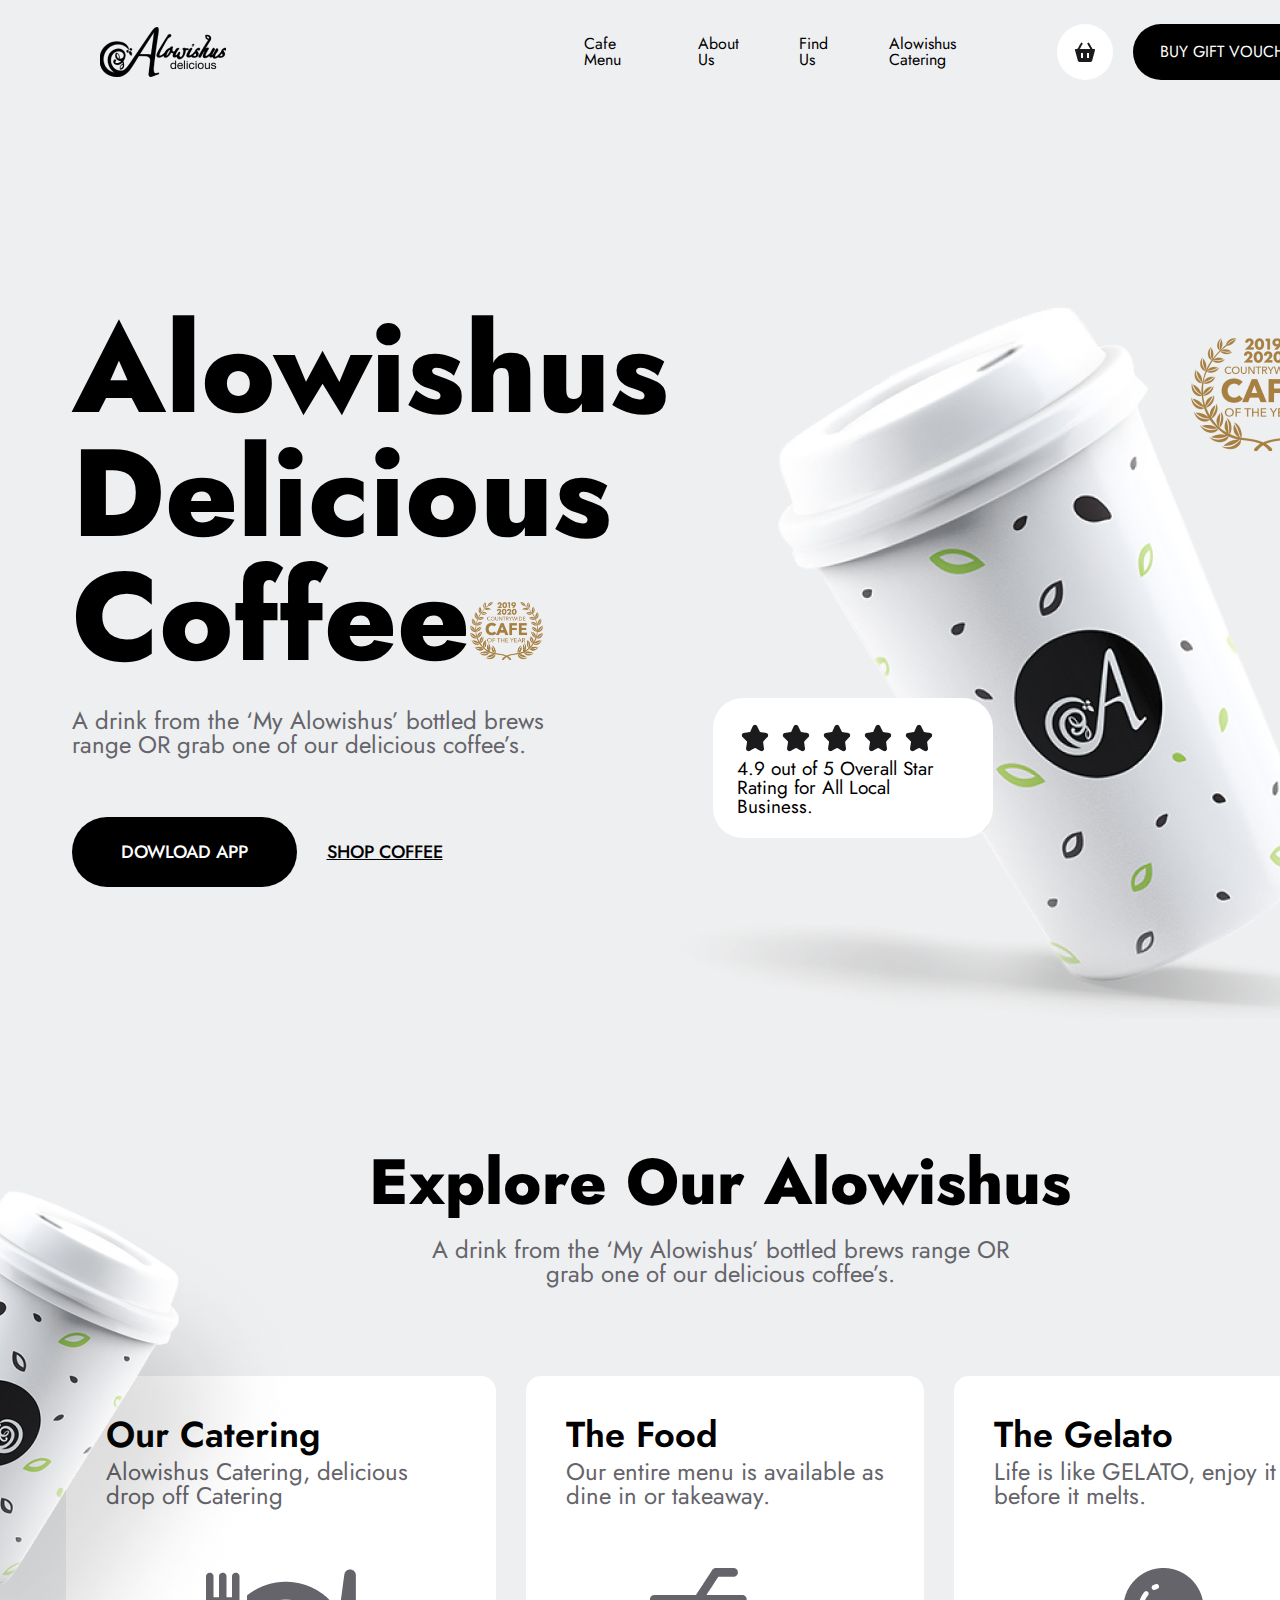
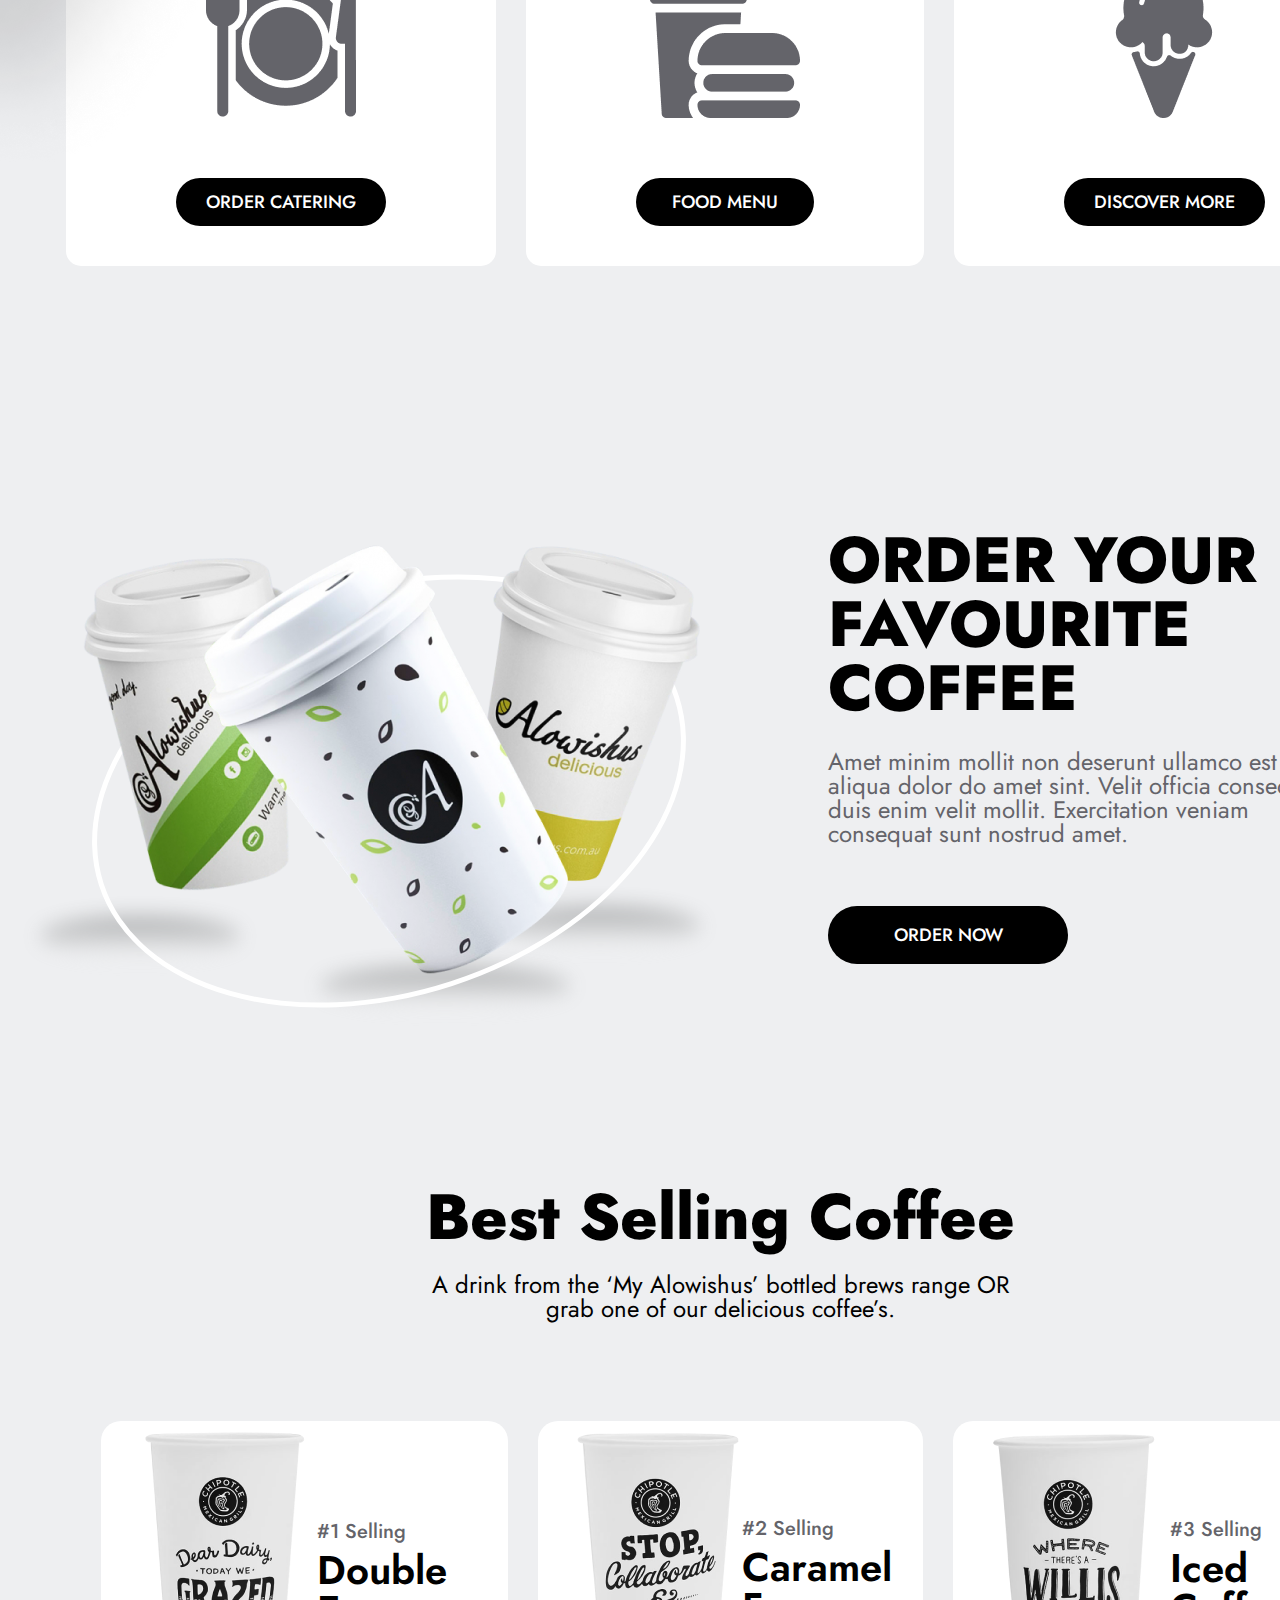
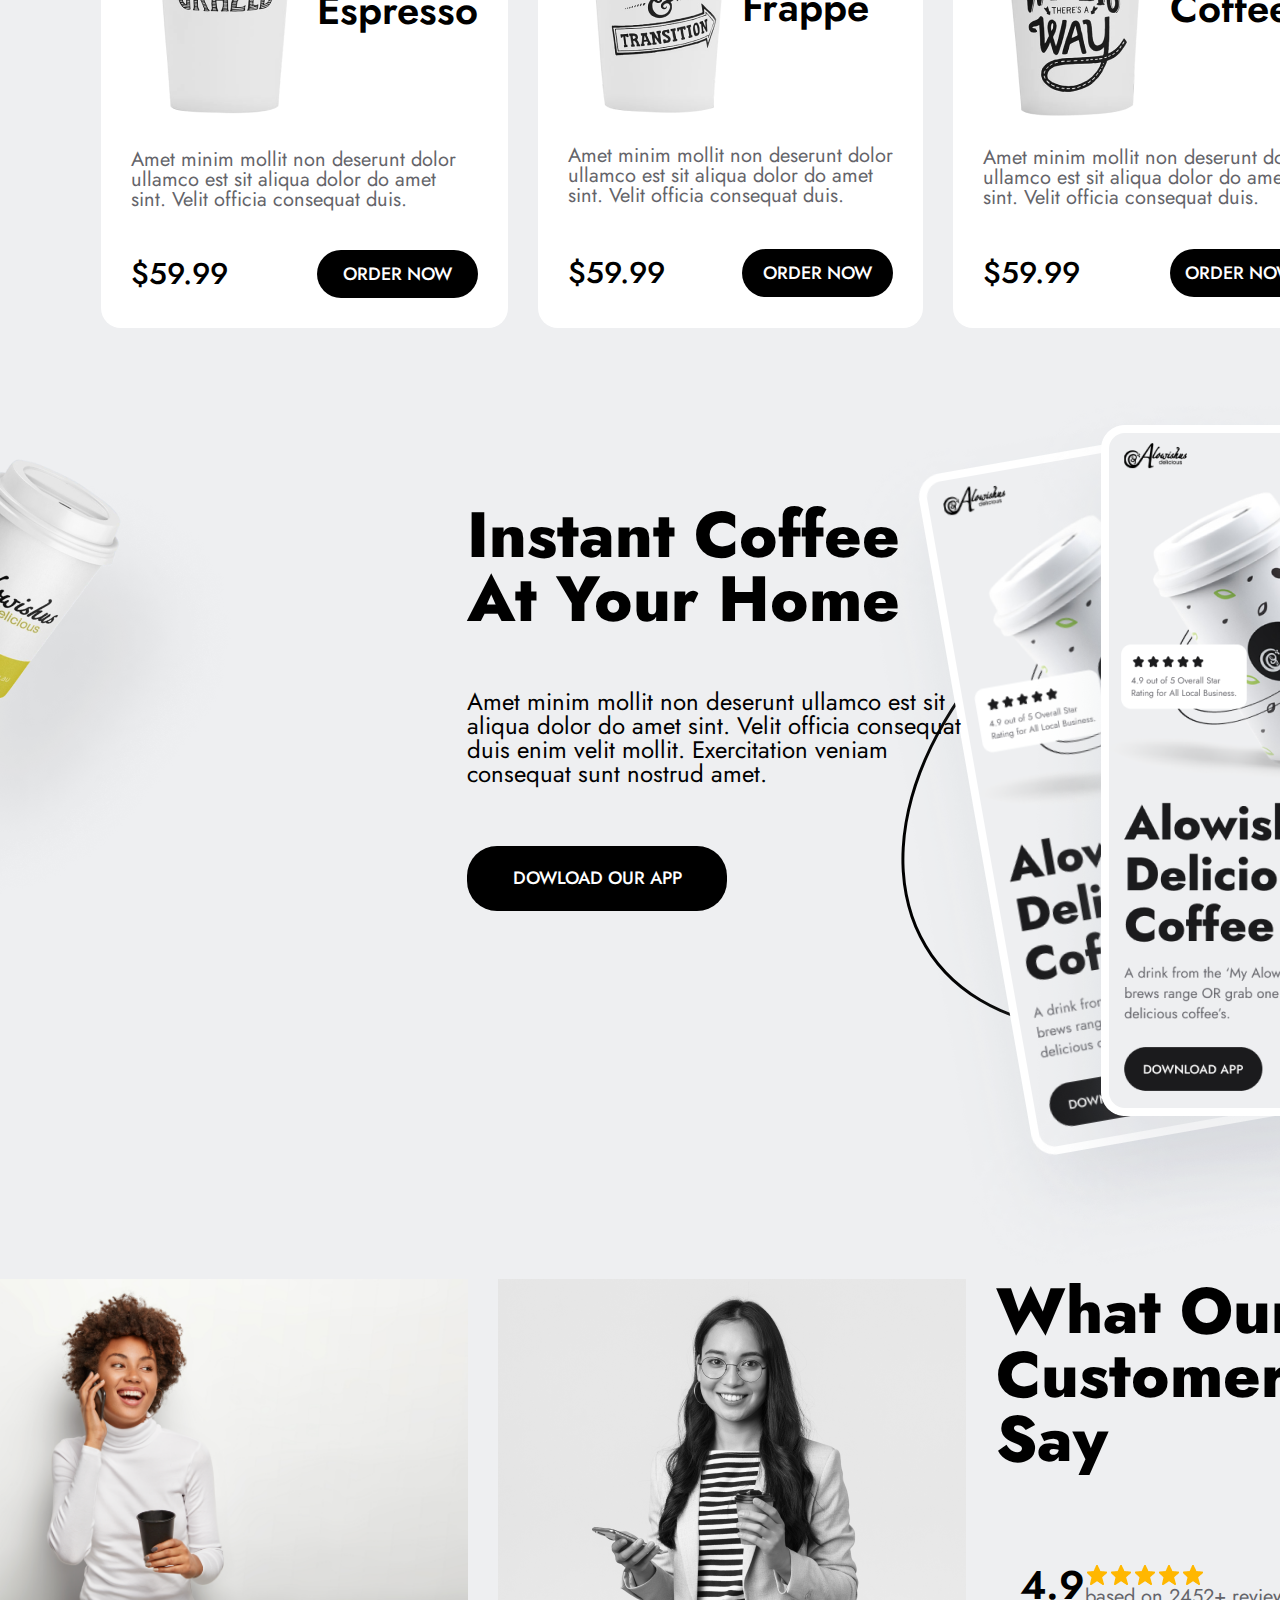
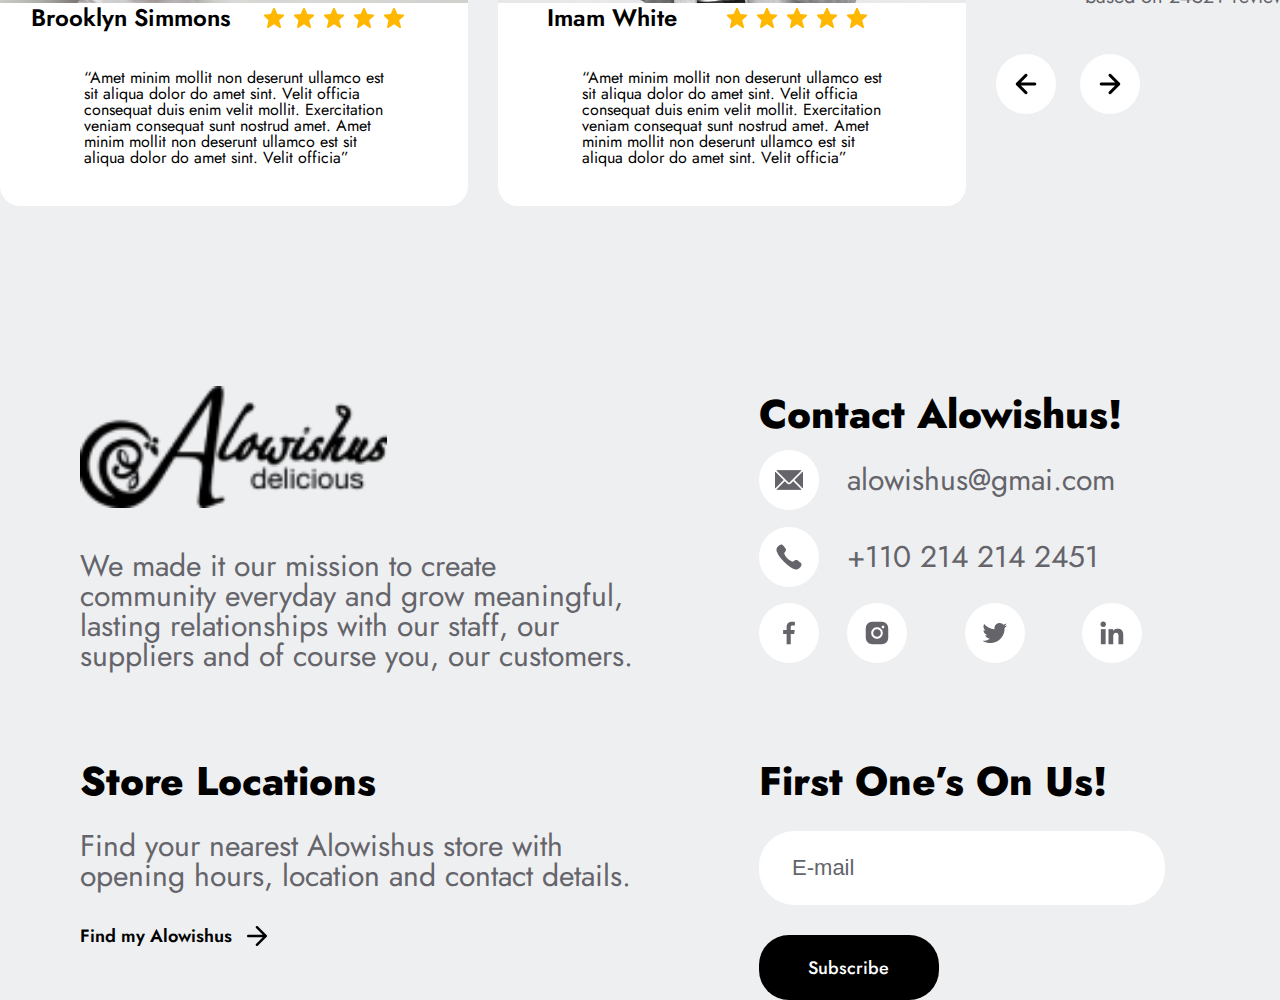
<file: index.html>
<!DOCTYPE html>
<html lang="en">

<head>
  <meta charset="UTF-8" />
  <meta name="viewport" content="width=device-width, initial-scale=1.0" />
  <title>Document</title>
  <link rel="preconnect" href="https://fonts.googleapis.com" />
  <link rel="preconnect" href="https://fonts.gstatic.com" crossorigin />
  <link <link href="https://fonts.googleapis.com/css2?family=Jost:wght@100;300;400;500;700;900&display=swap"
    rel="stylesheet" />
  <link rel="stylesheet" href="reset.css" />
  <link rel="stylesheet" href="style.css" />
</head>

<body>
  <div class="container-1">
    <div class="header">
      <img src="img/image 2.png" alt="" class="logo" />
      <ul class="menu-list">
        <li class="item"><a href="#" class="menu-link">Cafe Menu</a></li>
        <li class="item"><a href="#" class="menu-link">About Us</a></li>
        <li class="item"><a href="#" class="menu-link">Find Us</a></li>
        <li class="item">
          <a href="#" class="menu-link">Alowishus Catering</a>
        </li>

      </ul>
      <div class="cart"><img src="img/bxs-basket 1.png" alt="image"></div>
      <div class="voucher">BUY GIFT VOUCHERS</div>
    </div>
    <div class="content">
      <div class="left-content">
        <div class="first-content">
          <div class="first-text">Alowishus<br>
            Delicious<br>
            Coffee<img src="img/image 3.png" alt="image" class="logo-1"></div>
          <div class="last-text">A drink from the ‘My Alowishus’ bottled brews<br> range OR grab one of our delicious
            coffee’s.
          </div>
        </div>
        <div class="last-content">
          <div class="dowload">DOWLOAD APP</div>
          <div class="shop-coffee">SHOP COFFEE</div>
        </div>
      </div>
      <div class="right-content">
        <div class="rate">
          <div class="star">
            <img src="img/Слой 2.png" alt="img">
            <img src="img/Слой 2.png" alt="img">
            <img src="img/Слой 2.png" alt="img">
            <img src="img/Слой 2.png" alt="img">
            <img src="img/Слой 2.png" alt="img">
          </div>
          <div class="content-1">4.9 out of 5 Overall Star<br> Rating for All Local Business.</div>
        </div>
        <img src="img/alowishus-coffee 5.png" alt="image" class="image-1">
        <img src="img/image 3.png" alt="image" class="image-2">
      </div>
    </div>
  </div>
  <div class="container-2">
    <div class="content-2">
      <div class="content-2-1">Explore Our Alowishus</div>
      <div class="content-2-2">A drink from the ‘My Alowishus’ bottled brews range OR<br> grab one of our delicious
        coffee’s.</div>
      <div class="content-2-3">
        <div class="category-1">
          <div class="content-2-4">Our Catering</div>
          <div class="content-2-5">Alowishus Catering, delicious<br> drop off Catering</div>
          <div class="image-2-6"><img src="img/food.png" alt="img"></div>
          <div class="btn-2-7">ORDER CATERING</div>
        </div>
        <div class="category-2">
          <div class="content-2-8">The Food</div>
          <div class="text-2-9">Our entire menu is available as<br> dine in or takeaway.</div>
          <div class="image-2-10"><img src="img/fast-food.png" alt="img"></div>
          <div class="btn-2-11"><b>FOOD MENU</b></div>
        </div>
        <div class="category-3">
          <div class="content-2-12">The Gelato</div>
          <div class="content-2-13">Life is like GELATO, enjoy it<br> before it melts.</div>
          <div class="image-2-14"><img src="img/ice-cream.png" alt="img"></div>
          <div class="btn-2-15"><b>DISCOVER MORE</b></div>
        </div>
      </div>
    </div>
    <div class="image"><img src="img/24 1.png" alt="image"></div>
  </div>
  <div class="container-3">
    <div class="container-3-image">
      <img src="img/13.png" alt="image">
      <div class="esclipse-1"></div>
      <div class="esclipse-2"></div>
      <div class="esclipse-3"></div>
      <div class="esclipse-4"></div>
    </div>
    <div class="container-3-content">
      <div class="container-3-content-1">ORDER YOUR FAVOURITE COFFEE</div>
      <div class="container-3-content-2">Amet minim mollit non deserunt ullamco est sit<br>
        aliqua dolor do amet sint. Velit officia consequat<br> duis enim velit
        mollit. Exercitation veniam<br> consequat sunt nostrud amet.</div>
      <div class="container-3-button">ORDER NOW</div>
    </div>
  </div>
  <div class="container-4">
    <div class="container-4-first">Best Selling Coffee</div>
    <div class="container-4-mid">A drink from the ‘My Alowishus’ bottled brews range OR<br> grab one of our delicious
      coffee’s.</div>
    <div class="container-4-last">
      <div class="container-4-last-first">
        <div class="container-4-last-first-1">
          <img src="img/2.png" alt="img">
        </div>
        <div class="container-4-last-first-2">#1 Selling</div>
        <div class="container-4-last-first-3"">Double<br>
          Espresso</div>
        <div class=" container-4-last-first-4">Amet minim mollit non deserunt dolor<br> ullamco est sit aliqua dolor do
          amet<br> sint. Velit officia
          consequat duis.</div>
        <div class="container-4-last-first-5">$59.99</div>
        <div class="container-4-last-first-6">ORDER NOW</div>
      </div>
      <div class="container-4-last-mid">
        <div class="container-4-last-mid-1"><img src="img/3.png" alt="image"></div>
        <div class="container-4-last-mid-2">#2 Selling</div>
        <div class="container-4-last-mid-3">Caramel<br>
          Frappe</div>
        <div class="container-4-last-mid-4">Amet minim mollit non deserunt dolor<br> ullamco est sit aliqua dolor do
          amet<br> sint. Velit officia
          consequat duis.</div>
        <div class="container-4-last-mid-5">$59.99</div>
        <div class="container-4-last-mid-6">ORDER NOW</div>
      </div>
      <div class="container-4-last-last">
        <div class="container-4-last-last-1"><img src="img/1.png" alt=""></div>
        <div class="container-4-last-last-2">#3 Selling</div>
        <div class="container-4-last-last-3">Iced<br>
          Coffee</div>
        <div class="container-4-last-last-4">Amet minim mollit non deserunt dolor<br> ullamco est sit aliqua dolor do
          amet<br> sint. Velit officia
          consequat duis.</div>
        <div class="container-4-last-last-5">$59.99</div>
        <div class="container-4-last-last-6">ORDER NOW</div>
      </div>
    </div>
  </div>
  </div>
  <div class="container-5">
    <div class="container-5-left"><img src="img/26.png" alt="image" class=""></div>
    <div class="container-5-mid-1">Instant Coffee<br> At Your Home</div>
    <div class="container-5-mid-2">Amet minim mollit non deserunt ullamco est sit<br> aliqua dolor do amet sint. Velit
      officia consequat<br> duis enim velit
      mollit. Exercitation veniam<br> consequat sunt nostrud amet.</div>
    <div class="container-5-mid-3">DOWLOAD OUR APP</div>
    <div class="container-5-last">
      <div class="container-5-last-1"><img src="img/Mobile 2.png" alt="image"></div>
      <div class="container-5-last-2"><img src="img/Mobile 2.png" alt="image"></div>
      <div class="container-5-last-3"></div>
    </div>
  </div>
  <div class="container-6">
    <div class="container-6-left">
      <div class="container-6-left-1"><img src="img/798d4c132d7ff09c7442b9215425fb63.jpg" alt="image"></div>
      <div class="container-6-left-2">Brooklyn Simmons</div>
      <div class="container-6-left-3">
        <img src="img/bxs-star 2.png" alt="image">
        <img src="img/bxs-star 2.png" alt="image">
        <img src="img/bxs-star 2.png" alt="image">
        <img src="img/bxs-star 2.png" alt="image">
        <img src="img/bxs-star 2.png" alt="image">
      </div>
      <div class="container-6-left-4">“Amet minim mollit non deserunt ullamco est<br> sit aliqua dolor do amet sint.
        Velit officia<br> consequat
        duis enim velit
        mollit. Exercitation<br> veniam consequat sunt nostrud amet. Amet<br> minim mollit non deserunt ullamco est
        sit<br> aliqua dolor do
        amet sint. Velit officia”</div>
    </div>
    <div class="container-6-mid">
      <div class="container-6-mid-1"><img
          src="img/business-finance-employment-female-successful-entrepreneurs-concept-professional-asian-businesswoman-glasses-having-lunch-drinking-takeaway-coffee-using-mobile-phone.png"
          alt="image"></div>
      <div class="container-6-mid-2">Imam White</div>
      <div class="container-6-mid-3">
        <img src="img/bxs-star 2.png" alt="image">
        <img src="img/bxs-star 2.png" alt="image">
        <img src="img/bxs-star 2.png" alt="image">
        <img src="img/bxs-star 2.png" alt="image">
        <img src="img/bxs-star 2.png" alt="image">
      </div>
      <div class="container-6-mid-4">“Amet minim mollit non deserunt ullamco est<br> sit aliqua dolor do amet sint.
        Velit
        officia<br> consequat
        duis enim velit
        mollit. Exercitation<br> veniam consequat sunt nostrud amet. Amet<br> minim mollit non deserunt ullamco est
        sit<br> aliqua dolor do
        amet sint. Velit officia”</div>
    </div>
    <div class="container-6-right">
      <div class="container-6-right-1">What Our<br> Customers Say</div>
      <div class="container-6-right-2">4.9</div>
      <div class="container-6-right-3">
        <img src="img/bxs-star 2.png" alt="image">
        <img src="img/bxs-star 2.png" alt="image">
        <img src="img/bxs-star 2.png" alt="image">
        <img src="img/bxs-star 2.png" alt="image">
        <img src="img/bxs-star 2.png" alt="image">
      </div>
      <div class="container-6-right-4">based on 2452+ reviews</div>
      <div class="container-6-right-5">
        <div class="container-6-right-5-left"><img src="img/arrow-right 1.png" alt="image"></div>
        <div class="container-6-right-5-right"><img src="img/arrow-right 1 (1).png" alt="image">
        </div>
      </div>
    </div>
  </div>
  <div class="container-7">
    <div class="container-7-left-up">
      <div class="container-7-left-up-1"><img src="img/image 2.png" alt="image"></div>
      <div class="container-7-left-up-2">We made it our mission to create<br> community everyday and grow
        meaningful,<br> lasting relationships with our staff, our<br>
        suppliers and of course you, our customers.</div>
    </div>
    <div class="container-7-right-up">
      <div class="container-7-right-up-1">Contact Alowishus!</div>
      <div class="container-7-right-up-2"><img src="img/email 1.png" alt="image"></div>
      <div class="container-7-right-up-3">alowishus@gmai.com</div>
      <div class="container-7-right-up-4"><img src="img/Call 1.png" alt="image"></div>
      <div class="container-7-right-up-5">+110 214 214 2451</div>
      <div class="container-7-right-up-6"><img src="img/bxl-facebook 1.png" alt="image"></div>
      <div class="container-7-right-up-7"><img src="img/bxl-instagram-alt 1.png" alt="image"></div>
      <div class="container-7-right-up-8"><img src="img/bxl-twitter 1.png" alt="image"></div>
      <div class="container-7-right-up-9"><img src="img/bxl-linkedin 1.png" alt="image"></div>
    </div>
    <div class="container-7-left-down">
      <div class="container-7-left-down-1">Store Locations</div>
      <div class="container-7-left-down-2">Find your nearest Alowishus store with<br> opening hours, location and
        contact details.</div>
      <div class="container-7-left-down-3">Find my Alowishus &nbsp<img src="img/arrow-right 1 (2).png" alt="image">
      </div>
    </div>
    <div class="container-7-right-down">
      <div class="container-7-right-down-1">First One’s On Us!</div>
      <input class="container-7-right-down-2" value="&nbsp &nbsp  E-mail"><br>
      <div class="container-7-right-down-3">Subscribe</div>
    </div>
  </div>
</body>

</html>
</file>
<file: style.css>
body {
    background-color: #EEEFF1;
    font-family: 'Jost', sans-serif;
}

.container-1 {
    width: 100%;
    min-width: 1440px;
    margin: 0 auto;
    display: flex;
    flex-direction: column;
    justify-content: center;

}

.header {
    display: flex;
    align-items: center;
    padding: 24px 100px;
    justify-content: center;
}

.menu-list {
    display: flex;
    margin-left: 358px;
    margin-right: 40px;
    gap: 40px;
    justify-content: space-between;

}

.menu-link {
    text-decoration: none;
    color: black;
}

.menu-link:hover {
    opacity: 0.7;
}

.cart {
    width: 56px;
    height: 56px;
    border-radius: 50%;
    background-color: white;
    display: flex;
    align-items: center;
    justify-content: center;
    margin-right: 20px;
    cursor: pointer;
}

.cart:hover {
    background-color: darkgray;
}

.voucher {
    width: 208px;
    height: 56px;
    background-color: black;
    color: white;
    border-radius: 60px;
    display: flex;
    align-items: center;
    justify-content: center;
    cursor: pointer;
}

.voucher:hover {
    background-color: white;
    color: black;
}

.content {
    padding: 203px 100px 131px 100px;
    display: flex;
    justify-content: center;

}

.left-content {
    display: flex;
    flex-direction: column;
    justify-content: flex-start;
}

.right-content {
    display: flex;
    position: relative;
}

.rate {
    display: flex;
    flex-direction: column;
    justify-content: center;
    width: 280px;
    height: 140px;
    padding: 20px 24px;
    border-radius: 30px;
    background-color: white;
    box-sizing: border-box;
    position: absolute;
    left: 44px;
    bottom: 181px;
}

.content-1 {
    font-size: 19px;
    font-weight: 400;
}

.first-content {
    display: flex;
    flex-direction: column;
    gap: 30px;
}

.logo-1 {
    width: 73px;
    height: 58px;
}

.first-text {
    font-size: 124px;
    font-weight: 800;
}

.last-text {
    font-size: 24px;
    font-weight: 400;
    color: #64646A;
}

.last-content {
    display: flex;
    gap: 30px;
    align-items: center;
    margin-top: 60px;
}

.dowload {
    font-size: 18px;
    font-weight: 500;
    color: white;
    background-color: black;
    width: 225px;
    height: 70px;
    border-radius: 35px;
    display: flex;
    align-items: center;
    justify-content: center;
    cursor: pointer;
}

.dowload:hover {
    background-color: white;
    color: black;
}

.shop-coffee {
    font-size: 18px;
    font-weight: 500;
    text-decoration: underline;
    cursor: pointer;
}

.shop-coffee:hover {
    opacity: 0.7;
}

.image-2 {
    width: 144px;
    height: 113px;
    position: absolute;
    top: 31px;
    right: 34px;
}

.container-2 {
    width: 100%;
    min-width: 1440px;
    margin: 0 auto;
    position: relative;
}

.content-2 {
    display: grid;
    grid-template-rows: repeat(3, auto);
    justify-content: center;
    margin: 54px 101px 190px 10;
}

.content-2-1 {
    font-size: 64px;
    font-weight: 800;
    text-align: center;
}

.content-2-2 {
    color: #64646A;
    font-size: 24px;
    font-weight: 400;
    text-align: center;
    margin-top: 24px;
    margin-bottom: 90px;
}

.content-2-3 {
    display: grid;
    grid-template-columns: repeat(3, auto);
    gap: 30px;
    margin-bottom: 190px;

}

.content-2-3>div {
    background-color: white;
    padding: 40px 40px;
    border-radius: 15px;
}

.content-2-4,
.content-2-8,
.content-2-12 {
    font-size: 36px;
    font-weight: 600;
}

.content-2-5,
.text-2-9,
.content-2-13 {
    margin-top: 8px;
    margin-bottom: 60px;
    font-size: 24px;
    font-weight: 400;
    color: #64646A;
}

.btn-2-7,
.btn-2-11,
.btn-2-15 {
    display: flex;
    justify-content: center;
    align-items: center;
    background-color: black;
    color: white;
    font-size: 18px;
    font-weight: 500;
    border-radius: 30px;
    margin-top: 60px;
    margin-left: 70px;
    margin-right: 70px;
    padding: 15px 30px;
    cursor: pointer;
}

.btn-2-7:hover {
    background-color: gray;
    color: black;
}

.btn-2-11:hover {
    background-color: gray;
    color: black;
}

.btn-2-15:hover {
    background-color: gray;
    color: black;
}

.image-2-6,
.image-2-10,
.image-2-14 {
    display: flex;
    justify-content: center
}

.container-2>.image {
    position: absolute;
    top: 0px;

    width: 447px;
    height: 490px;
}

.container-3 {
    position: relative;
    display: flex;
    justify-content: center;
    gap: 21px;
    align-items: center;
    width: 100%;
    min-width: 1440px;
    margin: 0 auto;
    margin-bottom: 150px;
}

.container-3-image {
    position: relative;
}

.container-3-content {
    display: flex;
    flex-direction: column;
    justify-content: flex-start;
}

.container-3-content-1 {
    margin-bottom: 30px;
    font-size: 64px;
    font-weight: 800;

}

.container-3-content-2 {
    margin-bottom: 60px;
    font-size: 24px;
    font-weight: 400;
    color: #64646A;

}

.container-3-button {
    display: flex;
    justify-content: center;
    align-items: center;
    background-color: black;
    color: white;
    font-size: 18px;
    font-weight: 500;
    width: 160px;
    padding: 20px 40px;
    border-radius: 30px;
    cursor: pointer;
}

.container-3-button:hover {
    background-color: white;
    color: black;
}

.esclipse-1 {
    position: absolute;
    z-index: -1;
    width: 600px;
    height: 400px;
    border: 5px solid white;
    rotate: 162deg;
    border-radius: 50%;
    top: 130px;
    left: 84px;
}

.esclipse-2 {
    position: absolute;
    z-index: -2;
    width: 200px;
    height: 40px;
    background-image: linear-gradient(#080b0A, #FFFFFF);
    opacity: 0.3;
    border-radius: 50%;
    filter: blur(10px);
    top: 460px;
    left: 40px;
}

.esclipse-3 {
    position: absolute;
    z-index: -2;
    width: 250px;
    height: 40px;
    background-image: linear-gradient(#080b0A, #FFFFFF);
    opacity: 0.3;
    border-radius: 50%;
    filter: blur(10px);
    top: 510px;
    left: 320px;
}

.esclipse-4 {
    position: absolute;
    z-index: -2;
    width: 200px;
    height: 40px;
    background-image: linear-gradient(#080b0A, #FFFFFF);
    opacity: 0.3;
    border-radius: 50%;
    filter: blur(10px);
    top: 450px;
    left: 500px;
}



.container-4 {
    position: relative;
    display: flex;
    flex-direction: column;
    justify-content: center;
    width: 100%;
    min-width: 1440px;
    margin: 0 auto;
    margin-bottom: 57px;
}

.container-4-first {
    text-align: center;
    font-size: 64px;
    font-weight: 800;
    margin-bottom: 24px;
}

.container-4-mid {
    text-align: center;
    font-size: 24px;
    font-weight: 400;
    margin-bottom: 100px;
}

.container-4-last {
    display: flex;
    justify-content: center;
    gap: 30px;
}

.container-4-last-first,
.container-4-last-mid,
.container-4-last-last {
    position: relative;
    display: grid;
    grid-template-columns: repeat(2, auto);
    grid-template-rows: repeat(4, auto);
    grid-template-areas:
        "a b"
        "a c"
        "d d"
        "i k";
    align-items: center;
    background-color: white;
    border-radius: 20px;
    padding: 0px 30px 30px 30px;
}

.container-4-last-first-1,
.container-4-last-mid-1,
.container-4-last-last-1 {
    /* position: absolute; */
    grid-area: a;
}

.container-4-last-first-2,
.container-4-last-mid-2,
.container-4-last-last-2 {
    display: flex;
    align-self: flex-end;
    font-size: 20px;
    font-weight: 500;
    color: #64646A;
    margin-bottom: 8px;
}

.container-4-last-first-3,
.container-4-last-mid-3,
.container-4-last-last-3 {
    display: flex;
    align-self: flex-start;
    font-size: 40px;
    font-weight: 600;

}

.container-4-last-first-4,
.container-4-last-mid-4,
.container-4-last-last-4 {
    grid-area: d;
    font-size: 20px;
    font-weight: 400;
    color: #64646A;
    margin-bottom: 40px;
    margin-top: 20px;

}

.container-4-last-first-5,
.container-4-last-mid-5,
.container-4-last-last-5 {
    font-size: 30px;
    font-weight: 500;
}

.container-4-last-first-6,
.container-4-last-mid-6,
.container-4-last-last-6 {
    display: flex;
    align-items: center;
    justify-content: center;
    font-size: 18px;
    font-weight: 500;
    color: white;
    background-color: black;
    border-radius: 30px;
    padding: 15px;
    cursor: pointer;
}

.container-4-last-first-6:hover {
    background-color: white;
    color: black;
}

.container-4-last-mid-6:hover {
    background-color: white;
    color: black;
}

.container-4-last-last-6:hover {
    background-color: white;
    color: black;
}

.container-5 {
    display: grid;
    grid-template-columns: repeat(3, auto);
    grid-template-rows: repeat(3, auto);
    grid-template-areas:
        "a b c"
        "a d c"
        "a e c";
    margin-bottom: 200px;
}

.container-5-left {
    grid-area: a;
}

.container-5-mid-1 {
    display: flex;
    align-items: flex-end;
    grid-area: b;
    font-size: 64px;
    font-weight: 800;
}

.container-5-mid-2 {
    grid-area: d;
    display: flex;
    align-items: center;
    font-size: 24px;
    font-weight: 400;
}

.container-5-mid-3 {
    display: flex;
    align-items: center;
    justify-content: center;
    grid-area: e;
    background-color: black;
    color: white;
    border-radius: 30px;
    font-size: 18px;
    font-weight: 500;
    padding: 20px 40px;
    width: 180px;
    height: 25px;
    cursor: pointer;
}

.container-5-mid-3:hover {
    background-color: white;
    color: black;
}

.container-5-last {
    position: relative;
    grid-area: c;


}

.container-5-last-1 {
    position: absolute;
    top: 5px;
    left: -100px;
}

.container-5-last-2 {
    position: absolute;
    z-index: -1;
    rotate: -10deg;
    top: 25px;
    left: -220px;
}

.container-5-last-3 {
    position: absolute;
    width: 650px;
    height: 440px;
    border: 3px solid black;
    border-radius: 50%;
    rotate: 145deg;
    left: -250px;
    top: 160px;
    z-index: -2;
}

.container-6 {
    display: flex;
    justify-content: space-around;
    gap: 30px;
    margin-top: 250px;
    margin-bottom: 180px;
}


.container-6-left,
.container-6-mid {
    display: grid;
    grid-template-columns: repeat(2, auto);
    grid-template-rows: repeat(3, auto);
    grid-template-areas:
        "a a"
        "b c"
        "d d";
    border-radius: 20px;
    background-color: white;
}

.container-6-left-1,
.container-6-mid-1 {
    grid-area: a;
}

.container-6-left-2,
.container-6-mid-2 {
    grid-area: b;
    display: flex;
    justify-content: center;
    font-size: 24px;
    font-weight: 600;
    margin-bottom: 40px;
}

.container-6-left-3,
.container-6-mid-3 {
    grid-area: c;
    font-size: 20px;
    font-weight: 400;
}

.container-6-left-4,
.container-6-mid-4 {
    grid-area: d;
    display: flex;
    justify-content: center;
    margin-bottom: 40px;
}

.container-6-left-1>img {
    width: 468px;
    height: 324px;
}

.container-6-right {
    display: grid;
    grid-template-columns: repeat(2, auto);
    grid-template-rows: repeat(5, auto);
    grid-template-areas:
        "a a"
        "b c"
        "b d"
        "e e"
        "f f";
}

.container-6-right-1 {
    grid-area: a;
    font-size: 64px;
    font-weight: 800;
}


.container-6-right-2 {
    grid-area: b;
    display: flex;
    align-items: center;
    justify-content: flex-end;
    font-size: 40px;
    font-weight: 600;

}

.container-6-right-3 {
    grid-area: c;
    display: flex;
    align-items: flex-end;
    width: 120px;


}

.container-6-right-4 {
    grid-area: d;

    color: #64646A;
    font-size: 20px;
    font-weight: 400;

}

.container-6-right-5 {
    grid-area: e;
    display: flex;
    gap: 24px
}

.container-6-right-5-left,
.container-6-right-5-right {
    display: flex;
    justify-content: center;
    align-items: center;
    border-radius: 50%;
    background-color: white;
    width: 30px;
    height: 30px;
    padding: 15px;
}

.container-6-right-5-left:hover {
    background-color: gray;
}

.container-6-right-5-right:hover {
    background-color: gray;
}

.container-7 {
    display: grid;
    grid-template-columns: repeat(2, auto);
    grid-template-rows: repeat(2, auto);
    grid-template-areas:
        "a b"
        "c d";
    margin-left: 80px;
    margin-right: 80px;
    gap: 90px;
}

.container-7-left-up {
    grid-area: a;
}

.container-7-left-up-1 {
    margin-bottom: 40px;
}

.container-7-left-up-1>img {
    width: 307px;
    height: 122px;
}

.container-7-left-up-2 {
    font-size: 30px;
    font-weight: 400;
    color: #64646A;
}

.container-7-right-up {
    grid-area: b;
    display: grid;
    grid-template-columns: repeat(4, auto);
    grid-template-rows: repeat(4, auto);
    grid-template-areas:
        "a a a a"
        "b c c c"
        "d e e e"
        "f g h k";
    align-items: center;
}

.container-7-right-up-1 {
    grid-area: a;
    font-size: 40px;
    font-weight: 800;
}

.container-7-right-up-2 {
    grid-area: b;
    display: flex;
    justify-content: center;
    align-items: center;
    background-color: white;
    border-radius: 50%;
    width: 60px;
    height: 60px;

}

.container-7-right-up-3 {
    grid-area: c;

    font-size: 30px;
    font-weight: 400;
    color: #64646A;
}

.container-7-right-up-4 {
    grid-area: d;
    display: flex;
    justify-content: center;
    align-items: center;
    background-color: white;
    border-radius: 50%;
    width: 60px;
    height: 60px;
}

.container-7-right-up-5 {
    grid-area: e;
    font-size: 30px;
    font-weight: 400;
    color: #64646A;
}

.container-7-right-up-6 {
    grid-area: f;
    display: flex;
    justify-content: center;
    align-items: center;
    background-color: white;
    border-radius: 50%;
    width: 60px;
    height: 60px;
}

.container-7-right-up-7 {
    grid-area: g;
    display: flex;
    justify-content: center;
    align-items: center;
    background-color: white;
    border-radius: 50%;
    width: 60px;
    height: 60px;
}

.container-7-right-up-8 {
    grid-area: h;
    display: flex;
    justify-content: center;
    align-items: center;
    background-color: white;
    border-radius: 50%;
    width: 60px;
    height: 60px;
}

.container-7-right-up-9 {
    grid-area: k;
    display: flex;
    justify-content: center;
    align-items: center;
    background-color: white;
    border-radius: 50%;
    width: 60px;
    height: 60px;
}

.container-7-left-down {
    grid-area: c;
}

.container-7-left-down-1 {
    font-size: 40px;
    font-weight: 800;
    margin-bottom: 30px;
}

.container-7-left-down-2 {
    font-size: 30px;
    font-weight: 400;
    color: #64646A;
    margin-bottom: 30px;
}

.container-7-left-down-3 {
    display: flex;
    align-items: center;
    font-size: 18px;
    font-weight: 600;
}

.container-7-right-down {
    grid-area: d;
}

.container-7-right-down-1 {
    font-size: 40px;
    font-weight: 800;
    margin-bottom: 30px;
}

.container-7-right-down-2 {
    background-color: white;
    border: 1px solid white;
    width: 400px;
    height: 70px;
    border-radius: 35px;
    margin-bottom: 30px;
    font-size: 22px;
    font-weight: 400;
    color: #64646A;
}

.container-7-right-down-3 {
    display: flex;
    align-items: center;
    justify-content: center;
    font-size: 18px;
    font-weight: 500;
    background-color: black;
    color: white;
    padding: 20px 40px;
    border-radius: 30px;
    width: 100px;
    height: 25px;
}

.container-7-right-down-3:hover {
    background-color: white;
    color: black;
}
</file>
